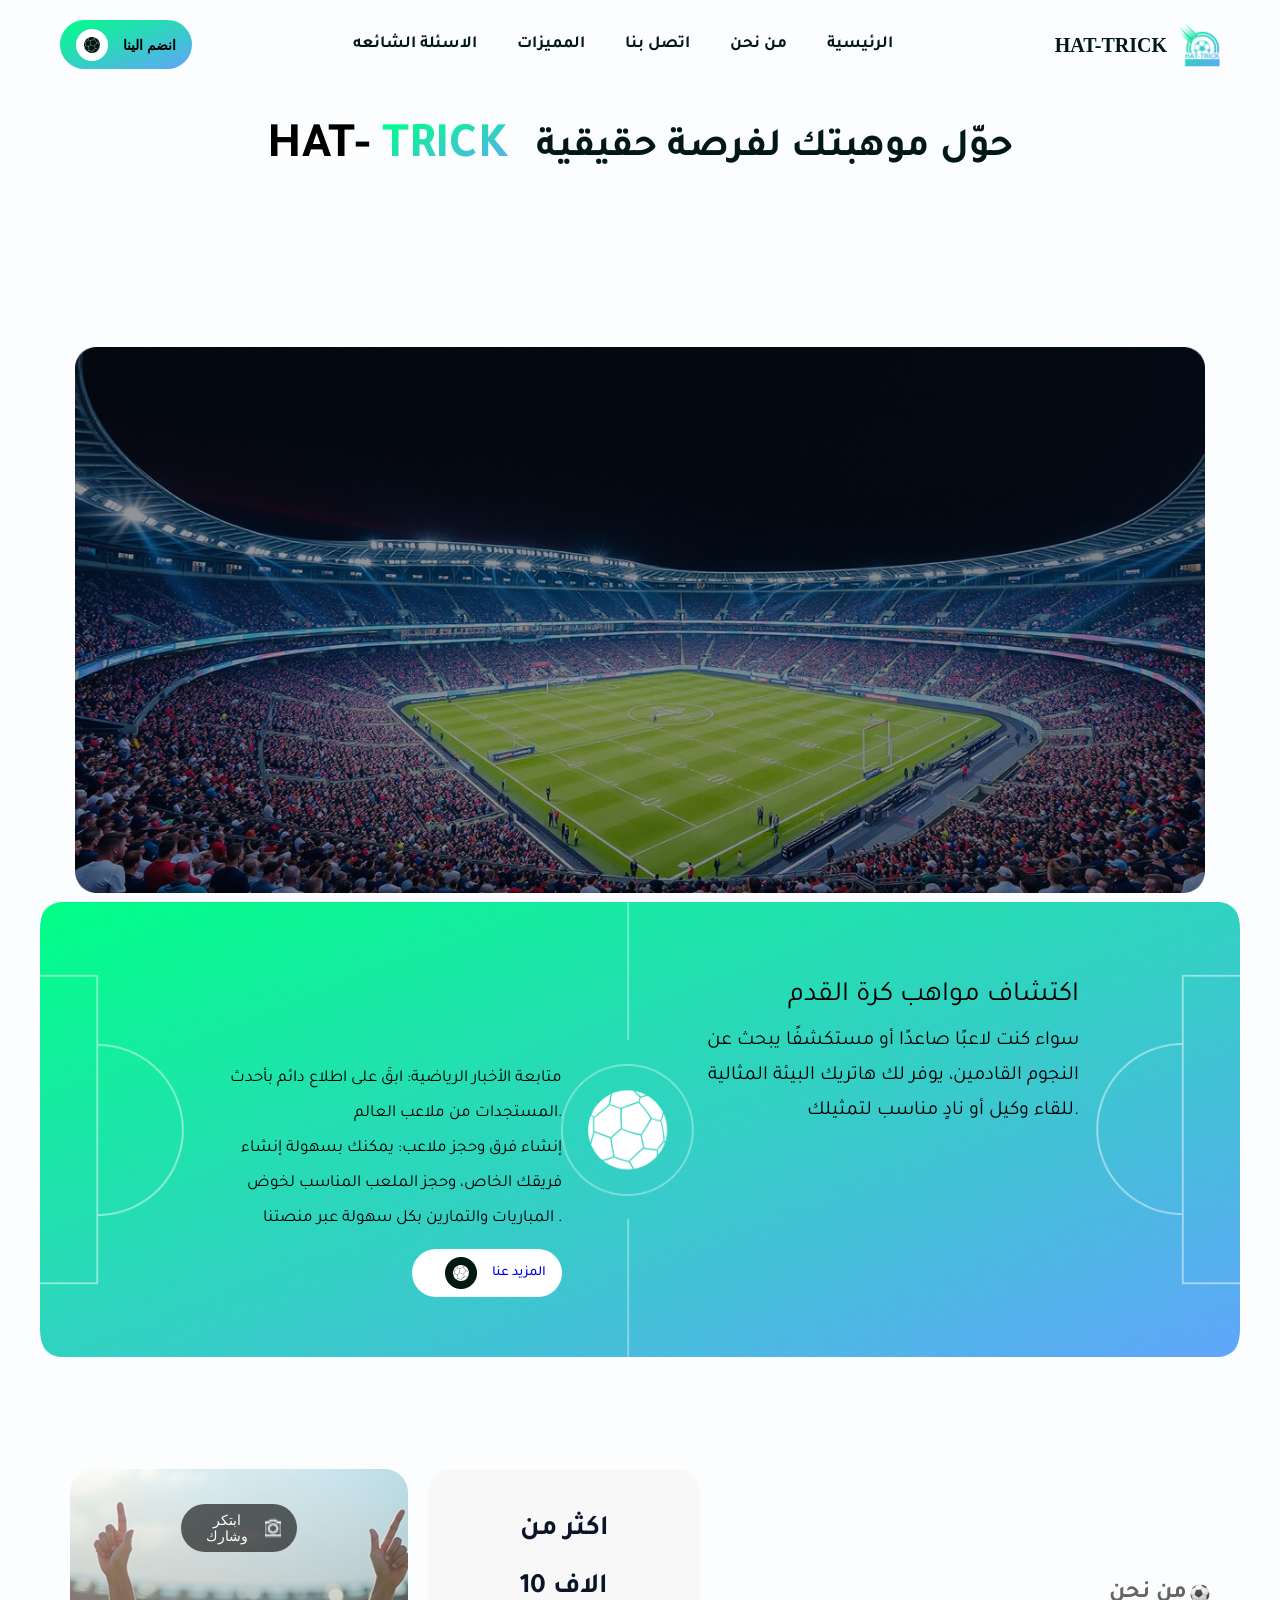
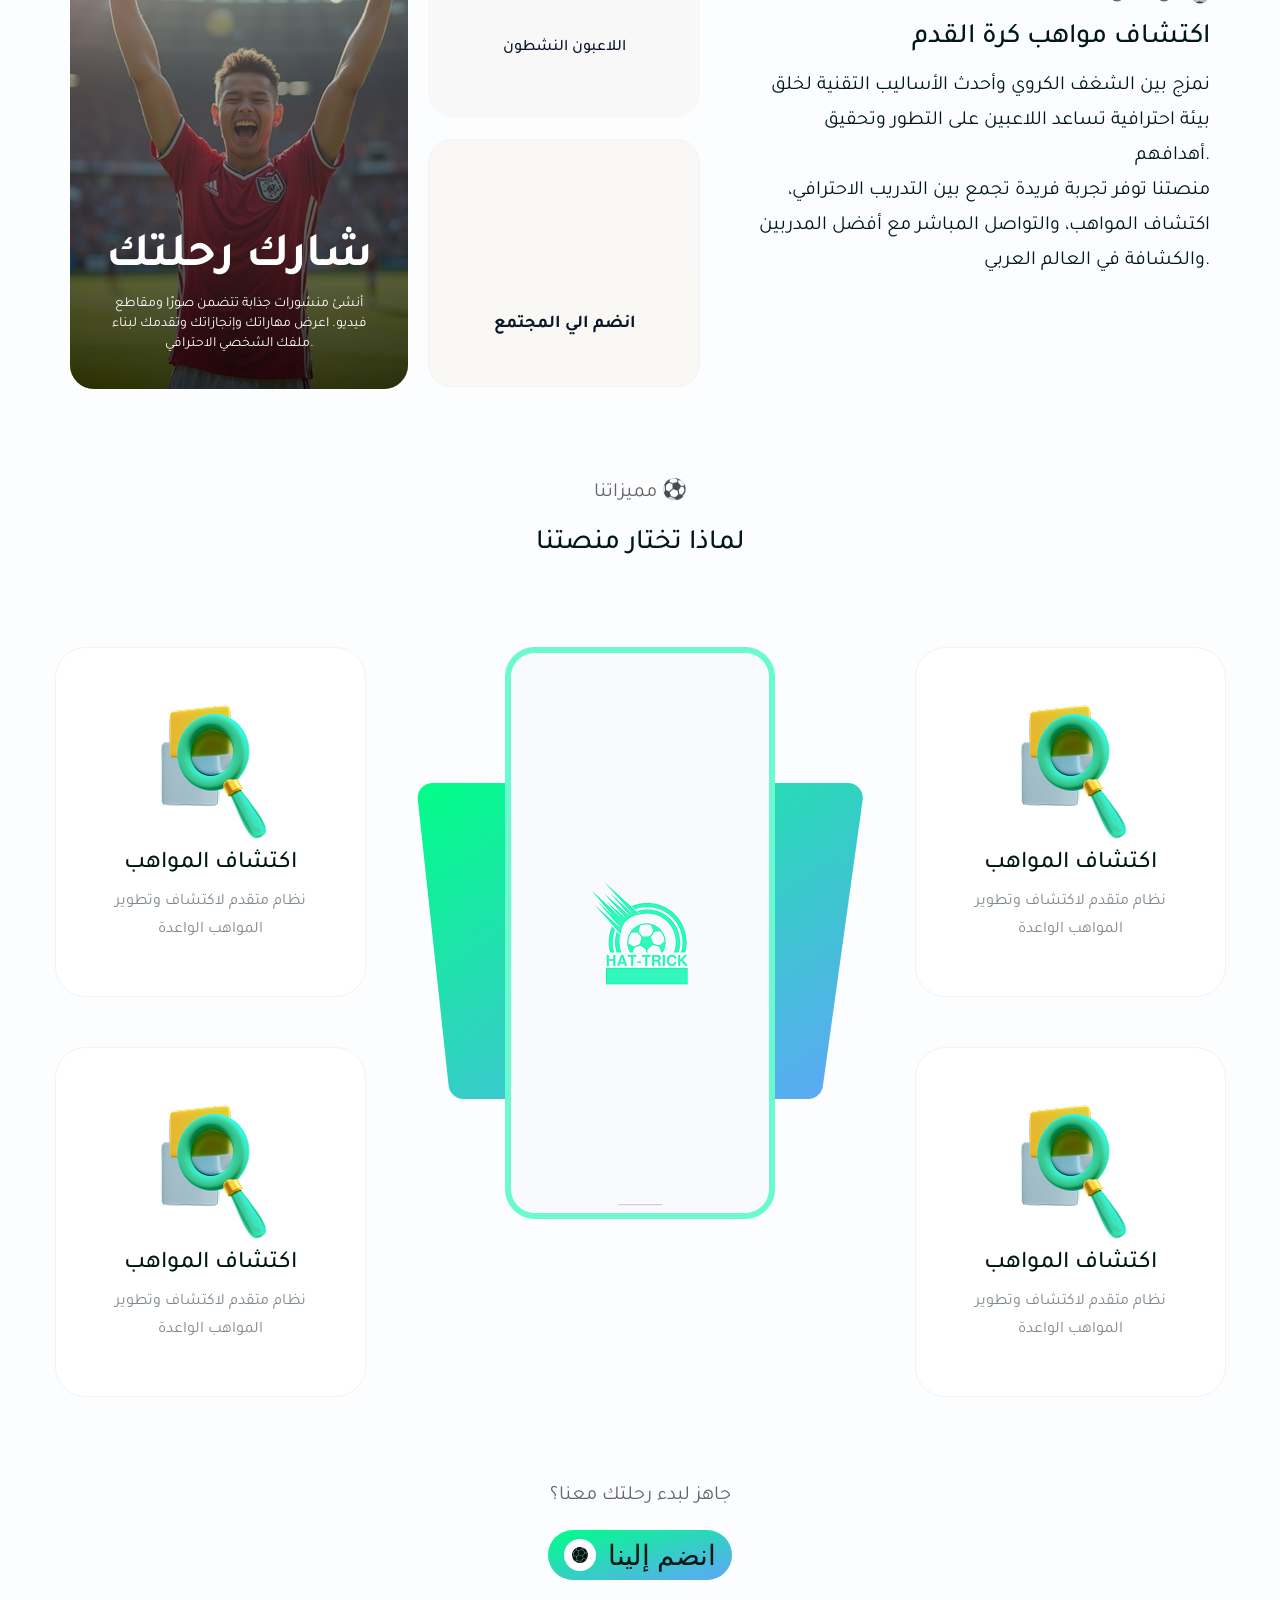
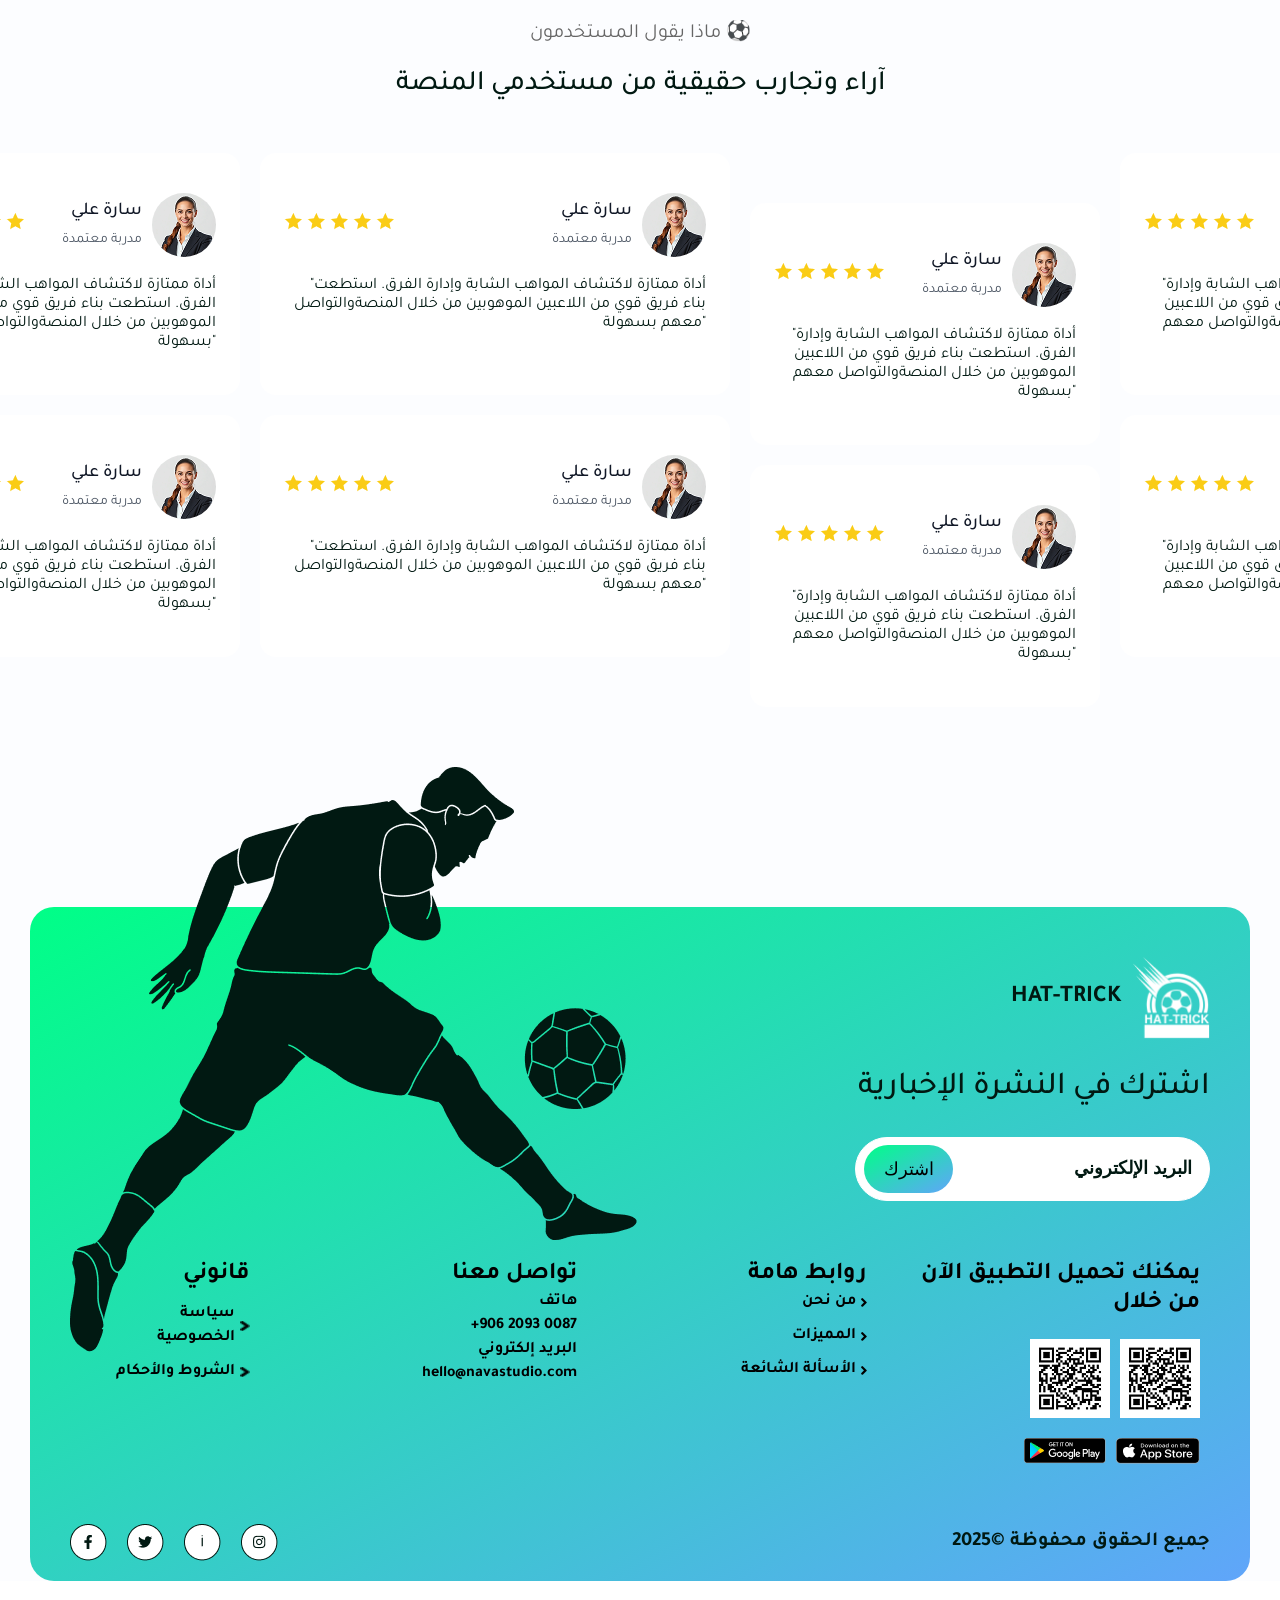
<file: index.html>
<!DOCTYPE html>
<html lang="en">

<head>
    <meta charset="UTF-8">
    <meta name="viewport" content="width=device-width, initial-scale=1.0">
    <title>HatTrick</title>
    <!-- fontawesome lib -->
    <link rel="stylesheet" href="https://cdnjs.cloudflare.com/ajax/libs/font-awesome/6.7.2/css/all.min.css">
    <link rel="stylesheet" href="css/style.css">
    <link rel="stylesheet" href="css/responsive.css">
</head>

<body>
    <!-- header-->
    <header id="header">
        <div class="menuebar" id="menuebar">
            <i class="fa-solid fa-bars"></i>
        </div>
        <div class="login"><!-- login button-->
            <img src="imgs/black ball.png" alt="blackball">
            <button>انضم الينا</button>
        </div>

        <nav id="nav"><!-- navigation-->
            <ul id="navigation">
                <li> <a href="#testimonials">الاسئلة الشائعه</a> </li>
                <li> <a href="#information">المميزات</a></li>
                <li> <a href="#footer">اتصل بنا </a></li>
                <li> <a href="#aboutUs">من نحن </a></li>
                <li><a href="#">الرئيسية</a></li>
            </ul>
            <div class="closebar"><!-- closebar -->
                <i class="fa-solid fa-xmark"></i>
            </div>
        </nav>
        <div class="logo"><!--logo-->
            <h3>HAT-TRICK</h3>
            <img src="imgs/logo.png" alt="logo">
        </div>
    </header>
    <!-- main coding-->
    <main>
        <section class="main-section"> <!--top ground section-->
            <div class="container">
                <div class="heading">
                    <h1>hat- <span>trick</span></h1>
                    <h2>حوّل موهبتك لفرصة حقيقية</h2>
                </div>
            </div>
                            <div class="top-ground"></div>

        </section>
        <section class="bottom-container"><!--bottom ground section-->
            <div class="bottom-ground">
                <div class="left">
                    <div>
                        <p>متابعة الأخبار الرياضية: ابقَ على اطلاع دائم بأحدث المستجدات من ملاعب العالم.
                            <br>إنشاء فرق وحجز ملاعب: يمكنك بسهولة إنشاء فريقك الخاص، وحجز الملعب المناسب لخوض المباريات
                            والتمارين بكل سهولة عبر منصتنا .
                        </p>
                    </div>
                    <button>
                        <a href="#"> المزيد عنا </a>
                        <img src="imgs/white ball.png" alt="white ball">
                    </button>
                </div>
                <div class="right">
                    <h2>اكتشاف مواهب كرة القدم</h2>
                    <p>سواء كنت لاعبًا صاعدًا أو مستكشفًا يبحث عن النجوم القادمين، يوفر لك هاتريك البيئة المثالية للقاء
                        وكيل أو نادٍ مناسب لتمثيلك.</p>
                </div>
            </div>
        </section>
        <section class="about-us" id="aboutUs"><!-- about-us section -->
            <div class="container">
                <div class="left">
                    <div class="one">
                        <img src="imgs/about-us1.png" alt="about-us1-img ">
                        <div class="content">
                            <button>
                                <img src="imgs/camera.png" alt="camera">
                                <p>ابتكر وشارك</p>
                            </button>
                            <div>
                                <h2>شارك رحلتك</h2>
                                <p>أنشئ منشورات جذابة تتضمن صورًا ومقاطع فيديو. اعرض مهاراتك وإنجازاتك وتقدمك لبناء ملفك
                                    الشخصي الاحترافي.</p>
                            </div>
                        </div>
                    </div>
                    <div class="two">
                        <p> اكثر من <br> 10 الاف <br> <span> اللاعبون النشطون </span> </p>
                    </div>
                    <div class="three">
                        <div class="boxcard" id="boxcard">
                            <!-- /* made with JS*/ -->
                        </div>
                        <div class="content">
                            <p>انضم الي المجتمع </p>
                        </div>
                    </div>
                </div>
                <div class="right">
                    <div class="heading">
                        <h3> من نحن </h3>
                        <img src="imgs/small-ball.png" alt="small-ball">
                    </div>
                    <h2> اكتشاف مواهب كرة القدم</h2>
                    <p> نمزج بين الشغف الكروي وأحدث الأساليب التقنية لخلق بيئة احترافية تساعد اللاعبين على التطور وتحقيق
                        أهدافهم. <br>
                        منصتنا توفر تجربة فريدة تجمع بين التدريب الاحترافي، اكتشاف المواهب، والتواصل المباشر مع أفضل
                        المدربين والكشافة في العالم العربي.
                    </p>
                </div>
            </div>
        </section>
        <section class="information" id="information"><!-- information section-->
            <div class="heading">
                <h4>مميزاتنا ⚽ </h4>
                <p>لماذا تختار منصتنا</p>
            </div>
            <div class="container">
                <div class="one box">
                    <img src="imgs/search.png" alt="search">
                    <h3>اكتشاف المواهب </h3>
                    <p>نظام متقدم لاكتشاف وتطوير المواهب الواعدة</p>
                </div>
                <div class="two box">
                    <img src="imgs/search.png" alt="search">
                    <h3>اكتشاف المواهب </h3>
                    <p>نظام متقدم لاكتشاف وتطوير المواهب الواعدة</p>
                </div>
                <div class="center">
                    <img src="imgs/mobile.png" alt="mobile">
                </div>
                <div class="three box">
                    <img src="imgs/search.png" alt="search">
                    <h3>اكتشاف المواهب </h3>
                    <p>نظام متقدم لاكتشاف وتطوير المواهب الواعدة</p>
                </div>
                <div class="four box">
                    <img src="imgs/search.png" alt="search">
                    <h3>اكتشاف المواهب </h3>
                    <p>نظام متقدم لاكتشاف وتطوير المواهب الواعدة</p>
                </div>
            </div>
            <div class="bottom-heading heading">
                <h4> جاهز لبدء رحلتك معنا؟ </h4>
                <button>
                    <img src="imgs/black ball.png" alt="">
                    <p>انضم إلينا</p>
                </button>
            </div>
        </section>
        <section class="testimonials" id="testimonials"><!-- testimonials section-->
            <div class="heading">
                <h4>ماذا يقول المستخدمون ⚽ </h4>
                <p>آراء وتجارب حقيقية من مستخدمي المنصة</p>
            </div>
            <div class="container">
                <div class="box one">
                    <div class="top">
                        <div class="left">
                            <img src="imgs/start.png" alt="start">
                            <img src="imgs/start.png" alt="start">
                            <img src="imgs/start.png" alt="start">
                            <img src="imgs/start.png" alt="start">
                            <img src="imgs/start.png" alt="start">
                        </div>
                        <div class="right">
                            <p>سارة علي <br> <span>مدربة معتمدة</span></p>
                            <img src="imgs/user.png" alt="user">
                        </div>
                    </div>
                    <div class="bottom">
                        <p>"أداة ممتازة لاكتشاف المواهب الشابة وإدارة الفرق. استطعت بناء فريق قوي من اللاعبين الموهوبين
                            من خلال المنصةوالتواصل معهم بسهولة"</p>
                    </div>
                </div>
                <div class="box two">
                    <div class="top">
                        <div class="left">
                            <img src="imgs/start.png" alt="start">
                            <img src="imgs/start.png" alt="start">
                            <img src="imgs/start.png" alt="start">
                            <img src="imgs/start.png" alt="start">
                            <img src="imgs/start.png" alt="start">
                        </div>
                        <div class="right">
                            <p>سارة علي <br> <span>مدربة معتمدة</span></p>
                            <img src="imgs/user.png" alt="user">
                        </div>
                    </div>
                    <div class="bottom">
                        <p>"أداة ممتازة لاكتشاف المواهب الشابة وإدارة الفرق. استطعت بناء فريق قوي من اللاعبين الموهوبين
                            من خلال المنصةوالتواصل معهم بسهولة"</p>
                    </div>
                </div>
                <div class="box three">
                    <div class="top">
                        <div class="left">
                            <img src="imgs/start.png" alt="start">
                            <img src="imgs/start.png" alt="start">
                            <img src="imgs/start.png" alt="start">
                            <img src="imgs/start.png" alt="start">
                            <img src="imgs/start.png" alt="start">
                        </div>
                        <div class="right">
                            <p>سارة علي <br> <span>مدربة معتمدة</span></p>
                            <img src="imgs/user.png" alt="user">
                        </div>
                    </div>
                    <div class="bottom">
                        <p>"أداة ممتازة لاكتشاف المواهب الشابة وإدارة الفرق. استطعت بناء فريق قوي من اللاعبين الموهوبين
                            من خلال المنصةوالتواصل معهم بسهولة"</p>
                    </div>
                </div>
                <div class="box four">
                    <div class="top">
                        <div class="left">
                            <img src="imgs/start.png" alt="start">
                            <img src="imgs/start.png" alt="start">
                            <img src="imgs/start.png" alt="start">
                            <img src="imgs/start.png" alt="start">
                            <img src="imgs/start.png" alt="start">
                        </div>
                        <div class="right">
                            <p>سارة علي <br> <span>مدربة معتمدة</span></p>
                            <img src="imgs/user.png" alt="user">
                        </div>
                    </div>
                    <div class="bottom">
                        <p>"أداة ممتازة لاكتشاف المواهب الشابة وإدارة الفرق. استطعت بناء فريق قوي من اللاعبين الموهوبين
                            من خلال المنصةوالتواصل معهم بسهولة"</p>
                    </div>
                </div>
                <div class="box five">
                    <div class="top">
                        <div class="left">
                            <img src="imgs/start.png" alt="start">
                            <img src="imgs/start.png" alt="start">
                            <img src="imgs/start.png" alt="start">
                            <img src="imgs/start.png" alt="start">
                            <img src="imgs/start.png" alt="start">
                        </div>
                        <div class="right">
                            <p>سارة علي <br> <span>مدربة معتمدة</span></p>
                            <img src="imgs/user.png" alt="user">
                        </div>
                    </div>
                    <div class="bottom">
                        <p>"أداة ممتازة لاكتشاف المواهب الشابة وإدارة الفرق. استطعت بناء فريق قوي من اللاعبين الموهوبين
                            من خلال المنصةوالتواصل معهم بسهولة"</p>
                    </div>
                </div>
                <div class="box six">
                    <div class="top">
                        <div class="left">
                            <img src="imgs/start.png" alt="start">
                            <img src="imgs/start.png" alt="start">
                            <img src="imgs/start.png" alt="start">
                            <img src="imgs/start.png" alt="start">
                            <img src="imgs/start.png" alt="start">
                        </div>
                        <div class="right">
                            <p>سارة علي <br> <span>مدربة معتمدة</span></p>
                            <img src="imgs/user.png" alt="user">
                        </div>
                    </div>
                    <div class="bottom">
                        <p>"أداة ممتازة لاكتشاف المواهب الشابة وإدارة الفرق. استطعت بناء فريق قوي من اللاعبين الموهوبين
                            من خلال المنصةوالتواصل معهم بسهولة"</p>
                    </div>
                </div>
                <div class="box seven">
                    <div class="top">
                        <div class="left">
                            <img src="imgs/start.png" alt="start">
                            <img src="imgs/start.png" alt="start">
                            <img src="imgs/start.png" alt="start">
                            <img src="imgs/start.png" alt="start">
                            <img src="imgs/start.png" alt="start">
                        </div>
                        <div class="right">
                            <p>سارة علي <br> <span>مدربة معتمدة</span></p>
                            <img src="imgs/user.png" alt="user">
                        </div>
                    </div>
                    <div class="bottom">
                        <p>"أداة ممتازة لاكتشاف المواهب الشابة وإدارة الفرق. استطعت بناء فريق قوي من اللاعبين الموهوبين
                            من خلال المنصةوالتواصل معهم بسهولة"</p>
                    </div>
                </div>
                <div class="box eight">
                    <div class="top">
                        <div class="left">
                            <img src="imgs/start.png" alt="start">
                            <img src="imgs/start.png" alt="start">
                            <img src="imgs/start.png" alt="start">
                            <img src="imgs/start.png" alt="start">
                            <img src="imgs/start.png" alt="start">
                        </div>
                        <div class="right">
                            <p>سارة علي <br> <span>مدربة معتمدة</span></p>
                            <img src="imgs/user.png" alt="user">
                        </div>
                    </div>
                    <div class="bottom">
                        <p>"أداة ممتازة لاكتشاف المواهب الشابة وإدارة الفرق. استطعت بناء فريق قوي من اللاعبين الموهوبين
                            من خلال المنصةوالتواصل معهم بسهولة"</p>
                    </div>
                </div>
            </div>
        </section>
        <footer id="footer"><!-- footer -->
            <div class="player-img">
                <img src="imgs/player.png" alt="player">
            </div>
            <div class="content">
                <div class="top">
                    <div class="footer-logo">
                        <p>HAT-TRICK</p>
                        <img src="imgs/white-logo.png" alt="logo">
                    </div>
                    <p>اشترك في النشرة الإخبارية</p>
                    <div class="subscribe-field">
                        <button>اشترك</button>
                        <input type="email" placeholder="البريد الإلكتروني">
                    </div>
                </div>
                <div class="center">
                    <div class="one">
                        <h2>قانوني</h2>
                        <div>
                            <p> سياسة الخصوصية </p>
                            <img src="imgs/Symbol.png" alt="Symbol">
                        </div>
                        <div>
                            <p> الشروط والأحكام </p>
                            <img src="imgs/Symbol.png" alt="Symbol">
                        </div>
                    </div>
                    <div class="two">
                        <h2>تواصل معنا</h2>
                        <div>
                            <p>هاتف</p>
                            <p>+906 2093 0087</p>
                        </div>
                        <div>
                            <p>البريد إلكتروني</p>
                            <p>hello@navastudio.com</p>
                        </div>
                    </div>
                    <div class="three">
                        <h2>روابط هامة</h2>
                        <div>
                            <p>من نحن </p>
                            <img src="imgs/Symbol.png" alt="Symbol">
                        </div>
                        <div>
                            <p>المميزات </p>
                            <img src="imgs/Symbol.png" alt="Symbol">
                        </div>
                        <div>
                            <p>الأسألة الشائعة </p>
                            <img src="imgs/Symbol.png" alt="Symbol">
                        </div>
                    </div>
                    <div class="four">
                        <h2>يمكنك تحميل التطبيق الآن من خلال</h2>
                        <div>
                            <img src="imgs/bar code.png" alt="bar code">
                            <img src="imgs/bar code.png" alt="bar code">
                        </div>
                        <div>
                            <img src="imgs/google store.png" alt="google store">
                            <img src="imgs/apple store.png" alt="apple store">
                        </div>
                    </div>
                </div>
                <div class="bottom">
                    <div class="media">
                        <img src="imgs/facebook.png" alt="facebook">
                        <img src="imgs/twitter.png" alt="twitter">
                        <img src="imgs/linkedin.png" alt="linkedin">
                        <img src="imgs/instgram.png" alt="instgram">
                    </div>
                    <div class="copyright">
                        <p>جميع الحقوق محفوظة ©2025 </p>
                    </div>
                </div>
            </div>
            </div>

        </footer>

    </main>
    <script src="js/main.js"></script>
</body>

</html>
</file>
<file: css/style.css>
/*  general styles */

/*GOOGLE FONTS ===> TAJWAL FONT*/
@import url('https://fonts.googleapis.com/css2?family=Cairo:wght@200..1000&family=Encode+Sans+Expanded&family=Playfair:ital,opsz,wght@0,5..1200,300..900;1,5..1200,300..900&family=Poppins:ital,wght@0,100;0,200;0,300;0,400;0,500;0,600;0,700;0,800;0,900;1,100;1,200;1,300;1,400;1,500;1,600;1,700;1,800;1,900&family=Roboto:ital,wght@0,100..900;1,100..900&family=Tajawal:wght@200;300;400;500;700;800;900&display=swap');
/*500*/
@import url('https://fonts.googleapis.com/css2?family=Cairo:wght@200..1000&family=Encode+Sans+Expanded&family=Playfair:ital,opsz,wght@0,5..1200,300..900;1,5..1200,300..900&family=Poppins:ital,wght@0,100;0,200;0,300;0,400;0,500;0,600;0,700;0,800;0,900;1,100;1,200;1,300;1,400;1,500;1,600;1,700;1,800;1,900&family=Roboto:ital,wght@0,100..900;1,100..900&family=Tajawal:wght@200;300;400;500;700;800;900&display=swap');

/* GENERAL STYLE*/
body {
    font-family: "Cairo", sans-serif;
    overflow-x: hidden;
    font-family: "Tajawal", sans-serif;
    ;
}

html {
    scroll-behavior: smooth !important;
}

* {
    -webkit-box-sizing: border-box;
    -moz-box-sizing: border-box;
    box-sizing: border-box;
    padding: 0;
    margin: 0;
}

:root {
    --primary-color: #00FF87;
    --secondary-color: #60A5FA;
    --text-color: #5e5959;
}

a {
    text-decoration: none;
}

li {
    list-style: none;
}

/* GENERAL CLASSESS*/

.container {
    margin: 10px 30px;
}

section {
    padding: 40px;
    margin: 0 auto;
    width: 100%;
    min-height: 100%;
    background-color: #FCFDFF;
}

/* Start Styling*/
/* ****************** header ****************** */
header {
    display: flex;
    justify-content: space-between;
    align-items: center;
    padding: 20px 60px;
    background-color: #FCFDFF;
}

header .menuebar {
    font-size: 35px;
    color: #666666;
    display: none;
}

header .login {
    width: 132px;
    height: 49px;
    display: flex;
    align-items: center;
    justify-content: space-between;
    gap: 12px;
    padding: 8px 16px;
    border-radius: 50px;
    border-width: 1px;
    background: linear-gradient(to right bottom, #00FF87, #60A5FA);
}

header .login button {
    font-weight: 600;
    font-style: Medium;
    font-size: 14px;
    border: none;
    background-color: transparent;
}

header nav {
    position: relative;
}

header nav ul {
    display: flex;
    align-items: center;
    justify-content: space-between;
    gap: 40px;
}
header nav ul li{
    transition: .5 ease;
}
header nav ul li:hover{
    padding: 7px 15px;
    background: linear-gradient(to right bottom, #00FF87, #60A5FA);
border-radius: 25px;
}

header nav a {
    font-weight: 600;
    font-style: Regular;
    font-size: 17px;
    color: #011912;
}

header nav .closebar {
    color: #666666;
    display: none;
    font-size: 30px;
}

header .logo {
    display: flex;
    align-items: center;
    justify-content: space-between;
    gap: 12px;
}

header .logo h3 {
    font-family: Segoe UI;
    font-weight: 700;
    font-style: Bold;
    font-size: 20px;
    line-height: 32px;
    color: #011912;
}

header .logo img {
    width: 41px;
    height: 44px;
}


/* ****************** top-ground ****************** */

.main-section .heading {
    display: flex;
    justify-content: center;
    align-items: center;
    gap: 28.8px;
    height: auto;
    /* margin-bottom: -px; */
    margin-top: -20px;

}

.main-section .heading h2 {
    font-weight: 700;
    font-style: Bold;
    font-size: 40px;
    color: #011912;
    margin: 0;
}

.main-section .heading h1 {
    font-weight: 700;
    font-style: Bold;
    font-size: 50px;
    text-transform: uppercase;
    margin: 0;

}

.main-section .heading h1 span {
    background: linear-gradient(to right bottom, #00FF87, #60A5FA);
    background-clip: text;
    -webkit-text-fill-color: transparent;
}

.top-ground {
    background-image: url(../imgs/top-ground.png);
    background-repeat: no-repeat;
    background-position: center;
    background-size: contain;
    min-height: calc(100vh - 40px);
    border-radius: 25px;
    margin: 0 35px;
}

/* ****************** bottom-ground ****************** */
.bottom-ground {
    padding: 10px 20px;
    background-image: url(../imgs/bottom-ground.png);
    background-repeat: no-repeat;
    background-position: center;
    background-size: contain;
    width: 100%;
    height: 500px;
    border-radius: 50px;
    margin-top: -250px;


    display: flex;
    align-items: center;
    justify-content: center;
    gap: 100px;
}

.bottom-ground .left {
    display: flex;
    flex-direction: column;
    justify-content: flex-end;
    align-items: flex-end;
    text-align: right;
    width: 400px;
    max-height: 236px;
    gap: 13px;
    padding: 0 20px;
    margin-top: 100px;
}

.bottom-ground .left p {
    font-family: "Tajawal", sans-serif;
    font-style: Regular;
    font-weight: 400;
    font-size: 17px;
    line-height: 35px;
}

.bottom-ground .left button {
    display: flex;
    flex-direction: row-reverse;
    gap: 15px;
    align-items: center;
    font-size: 20px;
    padding: 8px 16px;
    background-color: white;
    width: 150px;
    border-radius: 50px;
    outline: none;
    border: none;
}

.bottom-ground .left button a {

    font-family: "Tajawal", sans-serif;
    font-weight: 500;
    font-style: Medium;
    font-size: 14px;
    line-height: 20px;
}

.bottom-ground .right {
    display: flex;
    flex-direction: column;
    margin-top: -150px;
    max-height: 167px;
    max-width: 417px;
    padding: 0 20px;
}

.bottom-ground .right h2 {

    font-family: "Tajawal", sans-serif;
    font-weight: 400;
    font-style: Medium;
    font-size: 28px;
    line-height: 35px;
    letter-spacing: 0%;
    text-align: right;
    vertical-align: middle;
    margin-bottom: 10px;

}

.bottom-ground .right p {
    font-family: "Tajawal", sans-serif;
    font-weight: 400;
    font-size: 20px;
    line-height: 35px;
    letter-spacing: 0%;
    text-align: right;

}

/* ****************** about-us style ****************** */
.about-us .container {
    display: flex;
    gap: 50px;
    padding: 0;
    justify-content: start;
    align-items: center;
}

/* left*/
.about-us .left {
    display: grid;
    grid-template-columns: repeat(2, 1fr);
    gap: 20px;
}

/*.left==> .one*/

.about-us .left .one {
    grid-row: 1 / 3;
    position: relative;
    border-radius: 24px;
    overflow: hidden;
    width: 338px;
    height: 520px;

}

.about-us .left .one .content {
    position: absolute;
    inset: 0;
    display: flex;
    justify-content: space-between;
    align-items: center;
    flex-direction: column;
    padding: 35px 0;
    z-index: 2;

}

.about-us .left .one .content::before {
    content: "";
    position: absolute;
    inset: 0;
    background: linear-gradient(to bottom,
            rgba(255, 255, 255, 0.2),
            rgba(0, 0, 0, 0.7));
    z-index: -1;
}

.about-us .left .one .content button {
    display: flex;
    align-items: center;
    gap: 8px;
    flex-direction: row-reverse;
    padding: 8px 16px;
    border: none;
    outline: none;
    background-color: #00000099;
    color: white;
    border-radius: 9999px;
    width: 116px;
}

.about-us .left .one .content button img {
    width: 16px;
    aspect-ratio: 1;
}

.about-us .left .one .content button p {

    font-weight: 500;
    font-style: Medium;
    font-size: 14px;
    line-height: 16px;
}

.about-us .left .one .content div {
    text-align: center;
    width: 274px;
    height: 120px;
}

.about-us .left .one .content div h2 {
    font-weight: 700;
    font-style: Bold;
    font-size: 48px;
    line-height: 48px;
    color: #FFFFFF;
}

.about-us .left .one .content div p {
    font-weight: 400;
    font-style: Regular;
    font-size: 14px;
    line-height: 20px;
    color: white;
    padding-top: 12px;
}

.about-us .left .one img {
    width: 100%;
    height: 100%;
    object-fit: cover;
    display: block;
}

/*.left==> .two*/

.about-us .left .two {
    width: 272px;
    height: 248px;
    border-radius: 24px;
    border-width: 1px solid #F2F2F2;
    padding: 32px;
    background-color: #F8F8F8;
}

.about-us .left .two p {
    font-weight: 700;
    font-style: Bold;
    font-size: 28px;
    line-height: 58px;
    color: #0A1628;
    text-align: center;
}

.about-us .left .two p span {
    font-weight: 500;
    font-style: Medium;
    font-size: 16px;
    line-height: 24px;
}

/*.left==> .three*/

.about-us .left .three {
    width: 272px;
    height: 248px;
    color: black;
    background-color: #F8F8F8;
    border-radius: 24px;
    position: relative;
    border: 1px solid #F2F2F2;
}

.about-us .left .three .boxcard {
    margin: 25px;
    display: grid;
    grid-template-columns: repeat(3, 1fr);
    gap: 10px;
}

.about-us .left .three .boxcard::before {
    content: "";
    position: absolute;
    inset: 0;
    background: linear-gradient(to bottom, #FAF8F599,
            #FAF8F5);
    z-index: 1;
    border-radius: 24px;

}

.about-us .left .three .content {
    font-family: "Tajawal", sans-serif;
    font-weight: 700;
    font-style: Medium;
    font-size: 18px;
    line-height: 24px;
    color: #0A1628;
    position: absolute;
    bottom: 50px;
    left: 65px;
    z-index: 80;
}


/* right*/
.about-us .right {
    text-align: right;
}

.about-us .right .heading {
    display: flex;
    gap: 3px;
    align-items: center;
    justify-content: flex-end;
    font-weight: 400;
    font-style: Regular;
    font-size: 20px;
    line-height: 28px;
    color: #666666;
}

.about-us .right h2 {
    font-weight: 500;
    font-style: Medium;
    font-size: 28px;
    line-height: 35px;
    color: #011912;
    padding-top: 13px;

}

.about-us .right p {
    font-weight: 400;
    font-style: Regular;
    font-size: 20px;
    line-height: 35px;
    color: #011912;
    padding-top: 13px;

}

/* ******************  information section ******************  */
.information {
    display: flex;
    flex-direction: column;
    justify-content: center;
    align-items: center;
    gap: 25px;
}

.information .heading,
.testimonials .heading {
    display: flex;
    flex-direction: column;
    justify-content: center;
    align-items: center;
    gap: 20px;

}

.information .heading h4,
.testimonials .heading h4 {
    font-weight: 400;
    font-style: Regular;
    font-size: 20px;
    line-height: 28px;
    letter-spacing: 0%;
    color: #666666;

}

.information .heading p,
.testimonials .heading p {
    font-weight: 500;
    font-style: Medium;
    font-size: 28px;
    line-height: 35px;
    text-align: center;
    color: #011912;
}

.information .container {
    display: grid;
    grid-template-columns: repeat(3, 1fr);
    grid-template-rows: repeat(2, 1fr);
    gap: 50px;
    padding: 50px 0 0 0;
}

.information .container .one {
    grid-row: 1;
    grid-column: 1;
}

.information .container .two {
    grid-row: 2;
    grid-column: 1;
}

.information .container .center {
    grid-row: 1 / span3;
    grid-column: 2;
}

.information .container .three {
    grid-row: 1;
    grid-column: 3;
}

.information .container .four {
    grid-row: 2;
    grid-column: 3;
}

.information .box {
    width: 311px;
    height: 350px;
    display: flex;
    flex-direction: column;
    align-items: center;
    justify-content: center;
    gap: 10px;
    border-radius: 30.54px;
    background-color: white;
    border: 1px solid #F2F2F2;
    padding-top: 60px;
    padding-bottom: 60px;
}

.information .box h3 {
    font-weight: 500;
    font-style: Medium;
    font-size: 24px;
    line-height: 28px;
    text-align: center;
    color: #011912;
}

.information .box p {
    font-weight: 400;
    font-style: Regular;
    font-size: 16px;
    line-height: 28px;
    text-align: center;
    opacity: .5;
    color: #011912;
    width: 236px;
    height: 56px;
}

.information .bottom-heading h4 {
    font-weight: 400;
    font-style: Regular;
    font-size: 20px;
    color: #666666;
}

.information .bottom-heading button {
    display: flex;
    gap: 12px;
    justify-content: space-between;
    align-items: center;
    padding: 8px 16px;
    background: linear-gradient(to right bottom, #00FF87, #60A5FA);
    height: 50px;
    border-radius: 50px;
    border: none;
    /* border: 1px solid;
      border-image:  linear-gradient(to right bottom,#00FF87 , #60A5FA) 1; */
}

/* ****************** testimonials section ****************** */
.testimonials {
    margin: 0;
    padding: 0;
    overflow: hidden;
}

.testimonials .container {
    display: grid;
    grid-template-columns:
        minmax(350px, 1fr) minmax(470px, 1.2fr) minmax(350px, .8fr) minmax(350px, 1fr);
    gap: 20px;
    margin: 0;
    padding: 50px 0;
    width: calc(100% + 200px);
    margin-left: -110px;
}

.testimonials .box {
    background-color: white;
    display: flex;
    flex-direction: column;
    gap: 20px;
    padding: 40px 24px;
    border-radius: 16px;
    border-width: 1px solid #F3F4F6;
    min-height: 242px;
    height: auto;
}

.testimonials .box .top {
    display: flex;
    align-items: center;
    justify-content: space-between;
    gap: 16px;

}

.testimonials .box .top .right {
    display: flex;
    justify-content: space-between;
    align-items: center;
    gap: 10px;
}

.testimonials .box .top .right img {
    border-radius: 50%;
}

.testimonials .box .top .right p {
    font-weight: 500;
    font-style: Medium;
    font-size: 18px;
    line-height: 28px;
    color: #111827;
}

.testimonials .box .top .right span {
    font-weight: 400;
    font-style: Regular;
    font-size: 14px;
    color: #4B5563;
}

.testimonials .box .top .right p {
    text-align: right;
}

.testimonials .box .bottom {
    text-align: right;
    font-weight: 400;
    font-style: Regular;
    font-size: 16px;
    color: #011912;
}

/* .testimonials .one,
.testimonials .five {
    transform: translateX(-50px);
}

.testimonials .four,
.testimonials .eight {
    transform: translateX(50px);
} */

.testimonials .three,
.testimonials .seven {
    transform: translateY(50px);
}

/* ****************** footer ****************** */
footer {
    position: relative;
    padding-top: 150px;
    background-color: #FCFDFF;

}

footer .player-img {
    position: absolute;
    top: 60px;
    left: 70px;
}

footer .content {
    background: linear-gradient(to right bottom, #00FF87, #60A5FA);
    padding: 50px 40px 20px;
    display: flex;
    flex-direction: column;
    margin: 50px 30px 20px 30px;
    border-radius: 24px;
}

/* top*/
footer .top {
    display: flex;
    flex-direction: column;
    justify-content: flex-end;
    align-items: flex-end;
    gap: 30px;
}

footer .top .footer-logo {
    display: flex;
    justify-content: center;
    align-items: center;
    gap: 12px;
}

footer .top .footer-logo p {
    font-weight: 700;
    font-style: Bold;
    font-size: 24px;
    line-height: 32px;
    color: #011912;
}

footer .top .footer-logo img {
    width: 77px;
    height: 82px;
}

footer .top p {
    font-weight: 500;
    font-style: Medium;
    font-size: 32px;
    color: #011912;
}

footer .subscribe-field {
    width: 355px;
    height: 64px;
    display: flex;
    justify-content: space-between;
    align-items: center;
    border-radius: 50px;
    border: 1px solid white;
    background-color: white;
    padding: 8px;
}

footer .subscribe-field input {
    width: 250px;
    border-radius: 50px;
    border: 1px solid white;
    background-color: white;
    padding: 8px;
}

footer .subscribe-field input::placeholder {
    font-weight: 600;
    font-style: Medium;
    font-size: 18px;
    line-height: 14px;
    text-align: center;
    color: #011912;
    text-align: right;
}

footer .subscribe-field button {
    width: 90px;
    height: 48px;
    padding: 10px;
    font-size: 18px;
    font-style: Regular;
    font-weight: 400px;
    border-radius: 100px;
    background: linear-gradient(to right bottom, #00FF87, #60A5FA);
    border: none;
}

/* center*/
footer .center {
    padding: 60px 30px;
    border-radius: 10px;
    display: grid;
    grid-template-columns: minmax(150px, 1fr) minmax(307px, .8fr) minmax(270px, 1fr) minmax(313px, 1fr);
    gap: 20px;
    text-align: right;
}

footer .center .one div,
footer .center .three div {
    display: flex;
    gap: 5px;
    justify-content: flex-end;
    align-items: center;
    padding-bottom: 10px;
}

footer .center .one div img {
    width: 10px;
    height: 10px;
}

footer .center p {
    font-weight: 600;
    font-style: Regular;
    font-size: 16px;
    line-height: 24px;
}

footer .center .one h2 {
    padding-bottom: 12px;
}

footer .center .four {
    display: flex;
    flex-direction: column;
    gap: 20px;
}

footer .center .four div {
    display: flex;
    gap: 10px;
    justify-content: flex-end;
}

/*bottom*/
footer .bottom {
    display: flex;
    justify-content: space-between;
    align-items: center;
}

footer .bottom .media {
    display: flex;
    gap: 20px;
    align-items: center;
    justify-content: space-between;
}

footer .bottom .copyright p {
    font-weight: 600;
    font-size: 20px;
    line-height: 21px;
    text-align: right;
    color: #011912;
}
</file>
<file: css/responsive.css>
@media screen and (max-width: 768px) {

    .container {
        margin: 0;
    }

    /* ****************** header ****************** */
    header {
        padding: 20px;
        border-bottom: 1px solid #F2F2F2;
        background-color: white;
    }

    header .menuebar,
    header nav .closebar {
        display: block;
        cursor: pointer;
    }

    header nav {
        position: fixed;
        top: 0;
        left: -100%;
        width: 100%;
        height: 100vh;
        background-color: #FCFDFF;
        transition: 0.4s;
        padding: 30px;
        z-index: 1000;
    }

    /* لما تتفتح */
    header nav.active {
        left: 0;
    }

    header nav ul {
        flex-direction: column-reverse;
        align-items: center;
        gap: 30px;
        margin-top: 60px;
    }

    header nav ul li a {

        font-size: 20px;
    }

    header nav .closebar {
        display: block;
        position: absolute;
        bottom: 170px;
        left: 140px;
        cursor: pointer;
        border: 2px solid #666666;
        padding: 15px 20px;
        border-radius: 50%;
    }

    header .login {
        display: none;
    }

    /* ****************** main-section *******************/
    .main-section {
        padding: 0 20px;
    }

    .main-section .heading {
        flex-direction: column;
        margin-bottom: 0;
        gap: 0;
        margin-bottom: 20px;
padding-top: 10px;
    }

    .main-section .heading h1,
    .main-section .heading h2 {
        font-size: 24px;
        text-align: center;
    }

    .main-section .heading h2 {
        font-size: 23px;

    }

    /* top-ground */
    .top-ground {
        background-image: url(../imgs/top-ground-res.png);
        background-size: cover;
        background-position: center;
        height: 35vh;
        width: 100%;
        max-width: 400px;
        margin: 0;
        min-height: auto;
    }

    .bottom-ground {
        background-image: url(../imgs/bottom-ground-res.png);
        background-size: cover;
        background-position: center;
        margin-top: -70px;
        padding: 0;
        border-radius: 25px;
    }

    .bottom-ground .right {
        display: none;
    }

    .bottom-ground .left {
        margin-top: 30px;

    }

    /* ****************** bottom-container ****************** */
    .bottom-container {
        padding: 0;
    }

    /* ****************** about us ****************** */
    .about-us .container {
        flex-direction: column-reverse;
    }

    .about-us .left .three .boxcard {
        grid-template-columns: repeat(4, 1fr);
        gap: 5px;

    }

    .about-us .left .three .content {
        left: 89px;
        bottom: 40px;
    }

    .about-us .left {
        grid-template-columns: 1fr;
    }

    .about-us .left .two {
        grid-column: 1;
        grid-row: 1;
        width: 335px;
        height: 234px;
    }

    .about-us .left .three {
        grid-column: 1;
        width: 335px;
        height: 234px;
    }

    .about-us .left .one {
        grid-column: 1;
        grid-row: 3;
    }

    /* ******************  information section ******************  */
    .information {
        overflow-x: hidden;
        padding: 0;
    }

    .information .container {
        display: grid;
        grid-template-columns: repeat(4, 1fr);
        grid-template-rows: auto auto;
        gap: 10px;
        margin: 0 auto;
    }

    .information .container .center {
        grid-column: 1 / -1;
        grid-row: 1;
        justify-self: start;
        width: 100%;
        max-width: 400px;

    }

    .information .center img {
        width: 100%;
        height: auto;
        /* display: block; */
    }

    .information .container .one {
        grid-row: 2;
        grid-column: 1;
    }

    .information .container .two {
        grid-row: 2;
        grid-column: 2;
    }

    .information .container .three {
        grid-row: 2;
        grid-column: 3;
    }

    .information .container .four {
        grid-row: 2;
        grid-column: 4;
    }

    .information .box {
        width: 236px;
        height: 292px;
        padding-bottom: 12px;
        padding-top: 12px;
    }

    /* ******************  testimonials section ******************  */

    .testimonials {
        overflow: hidden;
        padding: 40px;
        margin: 0 auto;
    }

    .testimonials .container {
        padding-bottom: 0;

    }

    .testimonials .heading p {
        font-size: 18px;
        width: 341px;
    }

    .testimonials .container {
        display: flex;
        gap: 16px;
        transform: translateX(90px);
    }

    .testimonials .box {
        width: 90vw;
        flex-shrink: 0;
    }

    .testimonials .box .top {
        gap: 5px;
    }

    .testimonials .three,
    .testimonials .seven {
        transform: translateY(0);
    }

    /* ******************  footer ******************  */
    footer {
        padding-top: 110px;
    }

    footer .player-img {
        top: 185px;
    }

    footer .player-img {
        top: 0;
        left: 0;
    }

    footer .player-img img {
        width: 268px;
        height: 276px;

    }

    footer .center {
        grid-template-columns: repeat(2, 1fr);
        grid-template-rows: repeat(2, 1fr);
        padding: 60px 0 60px;
        gap: 30px;
    }

    footer .center>div {
        height: 202px;
        max-width: 157px;
    }

    footer .content {
        margin: 0 0 40px 0;
        padding: 120px 20px 60px;
    }

    footer .top p {
        font-size: 24px;
    }

    footer .subscribe-field {
        width: 320px;
    }

    footer .center p {
        font-weight: 400;
    }

    footer .center .four h2 {
        font-size: 16px;
    }

    footer .bottom {
        flex-direction: column;
        justify-content: center;
        gap: 10px;
    }

}
</file>
